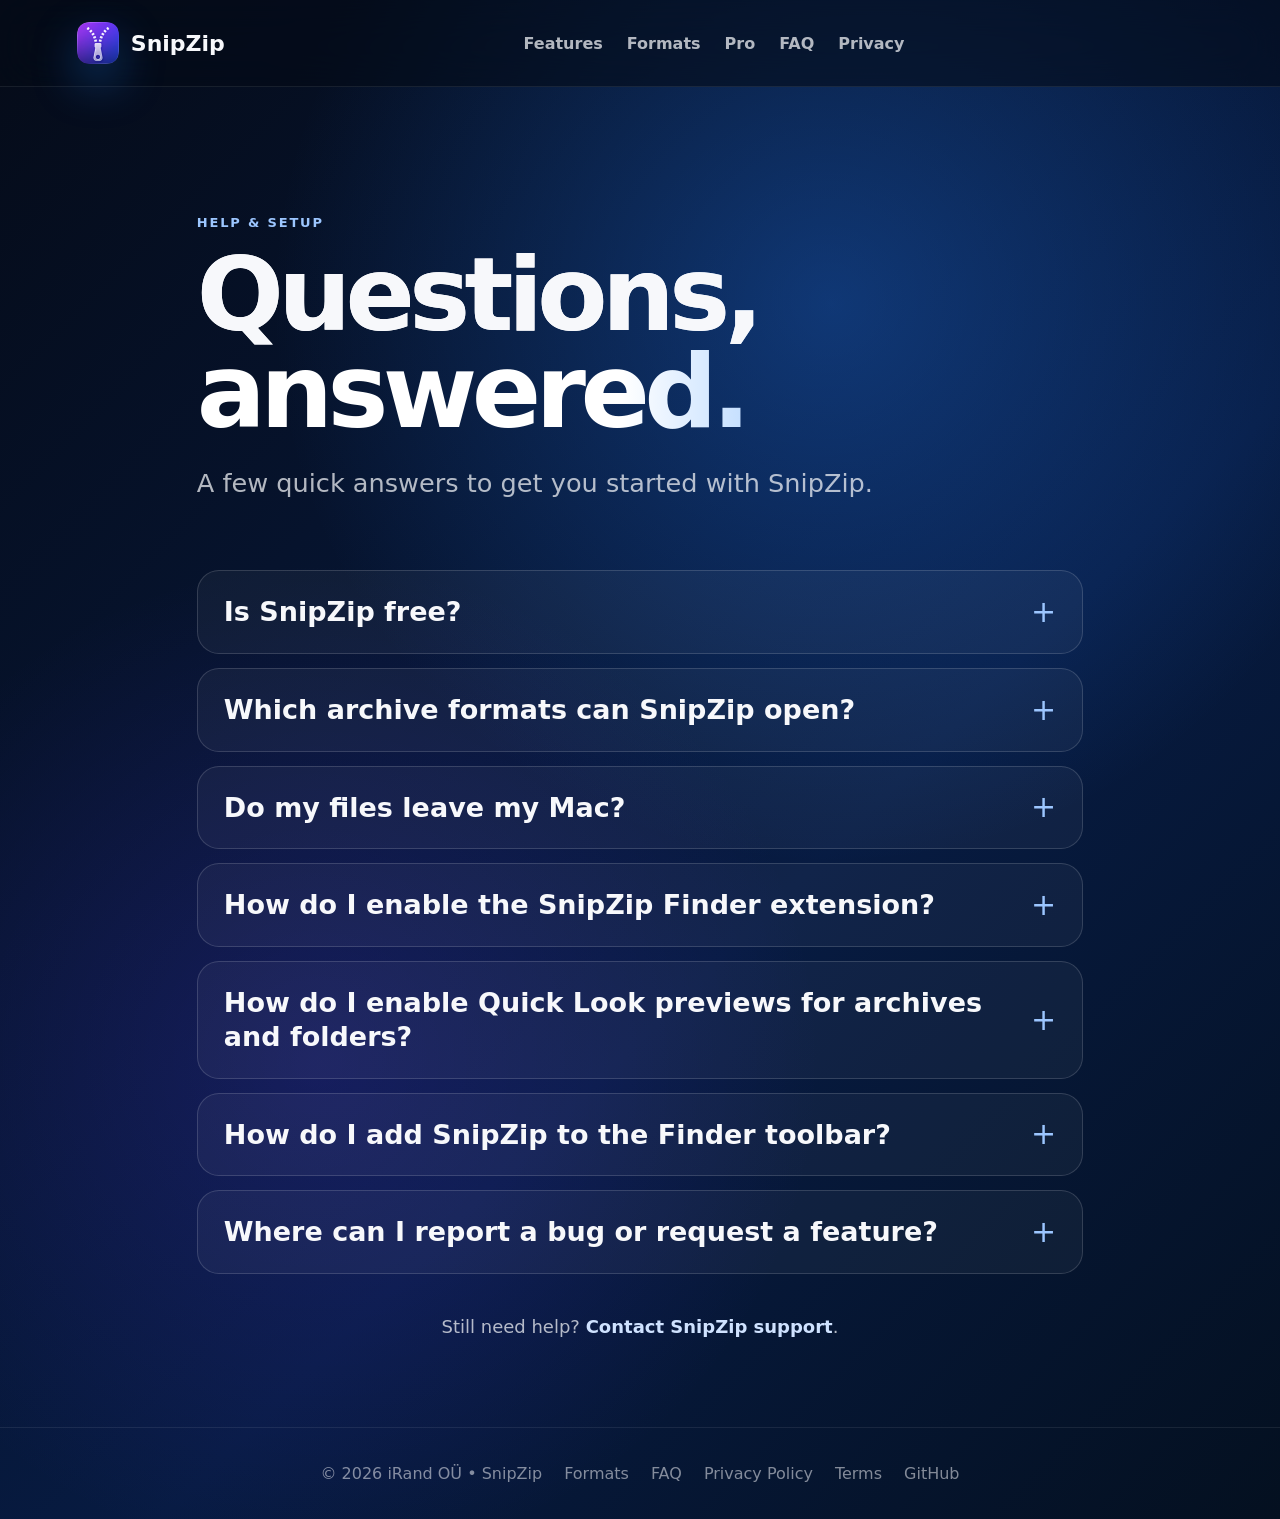
<file: docs/faq.html>
<!doctype html>
<html lang="en">
<head>
  <meta charset="utf-8" />
  <meta name="viewport" content="width=device-width, initial-scale=1" />
  <title>FAQ — SnipZip</title>
  <meta name="description" content="Answers to common questions about SnipZip, including Finder integration, supported archive formats, privacy, and SnipZip Pro." />
  <meta name="robots" content="index, follow" />
  <link rel="canonical" href="https://snipzip.app/faq.html" />
  <meta property="og:type" content="website" />
  <meta property="og:site_name" content="SnipZip" />
  <meta property="og:title" content="FAQ — SnipZip" />
  <meta property="og:description" content="Quick answers and Finder setup guides for SnipZip." />
  <meta property="og:url" content="https://snipzip.app/faq.html" />
  <meta property="og:image" content="https://snipzip.app/assets/icons/app-icon.png" />
  <meta name="twitter:card" content="summary" />
  <meta name="twitter:title" content="FAQ — SnipZip" />
  <meta name="twitter:description" content="Quick answers and Finder setup guides for SnipZip." />
  <meta name="twitter:image" content="https://snipzip.app/assets/icons/app-icon.png" />
  <link rel="shortcut icon" type="image/x-icon" href="./favicon.ico?v=4" />
  <link rel="icon" type="image/x-icon" href="./favicon.ico?v=4" />
  <link rel="icon" type="image/png" sizes="32x32" href="./favicon.png?v=4" />
  <link rel="apple-touch-icon" href="./assets/icons/apple-touch-icon.png?v=4" />
  <link rel="manifest" href="./site.webmanifest?v=4" />
  <link rel="stylesheet" href="styles.css?v=13" />
</head>
<body>
  <header class="site-header">
    <a class="brand" href="index.html#top" aria-label="SnipZip home">
      <span class="app-icon"><img src="assets/icons/app-icon-84.webp" width="84" height="84" alt="" /></span>
      <span>SnipZip</span>
    </a>
    <nav class="desktop-nav" aria-label="Primary navigation">
      <a href="index.html#features">Features</a>
      <a href="formats.html">Formats</a>
      <a href="index.html#pro">Pro</a>
      <a href="faq.html" aria-current="page">FAQ</a>
      <a href="index.html#privacy">Privacy</a>
    </nav>
    <div class="header-actions">
      <a class="header-cta" href="https://apps.apple.com/us/app/snipzip/id6782188699?mt=12">Download</a>
      <details class="mobile-menu">
        <summary>Menu</summary>
        <nav aria-label="Mobile navigation">
          <a href="index.html#features">Features</a>
          <a href="formats.html">Formats</a>
          <a href="index.html#pro">Pro</a>
          <a href="faq.html" aria-current="page">FAQ</a>
          <a href="index.html#privacy">Privacy</a>
        </nav>
      </details>
    </div>
  </header>

  <main class="faq-page">
    <section class="faq-hero">
      <p class="eyebrow">Help &amp; setup</p>
      <h1>Questions, answered.</h1>
      <p class="lede">A few quick answers to get you started with SnipZip.</p>
    </section>

    <section class="faq-list" aria-label="Frequently asked questions">
      <details class="faq-item">
        <summary>Is SnipZip free?</summary>
        <div class="faq-answer">
          <p>Yes. ZIP creation, archive browsing and extraction, password-protected archive browsing and extraction, and Finder integration are free.</p>
          <p>SnipZip Pro is an optional one-time purchase that adds advanced archive features. There is no subscription.</p>
        </div>
      </details>

      <details class="faq-item">
        <summary>Which archive formats can SnipZip open?</summary>
        <div class="faq-answer">
          <p>SnipZip can open, browse, and extract more than 35 archive and compression formats, including ZIP, 7Z, RAR, TAR, ISO, and CAB. ZIP creation is included for free, while SnipZip Pro adds more creation formats. See the <a href="formats.html">complete format list</a>.</p>
        </div>
      </details>

      <details class="faq-item">
        <summary>Do my files leave my Mac?</summary>
        <div class="faq-answer">
          <p>No. SnipZip processes your files locally inside the macOS sandbox. Your archives are not uploaded, and the app does not require an account or include in-app analytics.</p>
        </div>
      </details>

      <details class="faq-item faq-item-video">
        <summary>How do I enable the SnipZip Finder extension?</summary>
        <div class="faq-answer">
          <ol>
            <li>Open SnipZip and select the Settings button.</li>
            <li>Select <strong>Finder Integration</strong>.</li>
            <li>Select <strong>Open Extensions Settings</strong>.</li>
            <li>In System Settings, find SnipZip under <strong>General → Login Items &amp; Extensions</strong>.</li>
            <li>Open SnipZip’s extensions and turn the switch on.</li>
          </ol>
          <p class="faq-note">Depending on your macOS version, the extension may be shown with the component name “File Provider.”</p>
          <video class="faq-video" controls playsinline preload="none" width="1280" height="800" poster="assets/videos/finder-extension-poster.webp" aria-label="How to enable the SnipZip Finder extension">
            <source src="assets/videos/finder-extension.mp4" type="video/mp4" />
            <p>Your browser cannot play this video. <a href="assets/videos/finder-extension.mp4">Download the Finder extension guide</a>.</p>
          </video>
        </div>
      </details>

      <details class="faq-item faq-item-video">
        <summary>How do I enable Quick Look previews for archives and folders?</summary>
        <div class="faq-answer">
          <ol>
            <li>Open SnipZip and select the Settings button.</li>
            <li>Select <strong>Finder Integration</strong>.</li>
            <li>Select <strong>Open Extensions Settings</strong>.</li>
            <li>In System Settings, find SnipZip under <strong>General → Login Items &amp; Extensions</strong>.</li>
            <li>Enable <strong>SnipZip Archive Quick Look</strong> for archives, <strong>SnipZip Folder Quick Look</strong> for folders, or both.</li>
            <li>In Finder, select an archive or folder and press the Space bar to preview its contents.</li>
          </ol>
          <video class="faq-video" controls playsinline preload="none" width="1280" height="800" poster="assets/videos/quicklook-poster.webp" aria-label="How to enable Quick Look previews for archives">
            <source src="assets/videos/quicklook.mp4" type="video/mp4" />
            <p>Your browser cannot play this video. <a href="assets/videos/quicklook.mp4">Download the Quick Look extension guide</a>.</p>
          </video>
        </div>
      </details>

      <details class="faq-item faq-item-video">
        <summary>How do I add SnipZip to the Finder toolbar?</summary>
        <div class="faq-answer">
          <ol>
            <li>Open a Finder window.</li>
            <li>Control-click an empty area of the toolbar and select <strong>Customize Toolbar</strong>.</li>
            <li>Drag the SnipZip icon into the toolbar.</li>
            <li>Select <strong>Done</strong>.</li>
          </ol>
          <video class="faq-video" controls playsinline preload="none" width="1280" height="800" poster="assets/videos/finder-menu-poster.webp" aria-label="How to add SnipZip to the Finder toolbar">
            <source src="assets/videos/finder-menu.mp4" type="video/mp4" />
            <p>Your browser cannot play this video. <a href="assets/videos/finder-menu.mp4">Download the Finder toolbar guide</a>.</p>
          </video>
        </div>
      </details>

      <details class="faq-item">
        <summary>Where can I report a bug or request a feature?</summary>
        <div class="faq-answer">
          <p>You can report bugs and request features on <a href="https://github.com/snipzip/snipzip/issues">GitHub</a>, or email the details to <a href="mailto:support@snipzip.app">support@snipzip.app</a>.</p>
          <p>For bug reports, include the steps to reproduce the issue and your macOS and SnipZip versions when possible.</p>
        </div>
      </details>
    </section>

    <section class="faq-contact">
      <p>Still need help? <a href="mailto:support@snipzip.app">Contact SnipZip support</a>.</p>
    </section>
  </main>

  <footer>
    <span>© 2026 iRand OÜ • SnipZip</span>
    <a href="formats.html">Formats</a>
    <a href="faq.html" aria-current="page">FAQ</a>
    <a href="privacy.html">Privacy Policy</a>
    <a href="terms.html">Terms</a>
    <a href="https://github.com/snipzip/snipzip">GitHub</a>
  </footer>
</body>
</html>
</file>
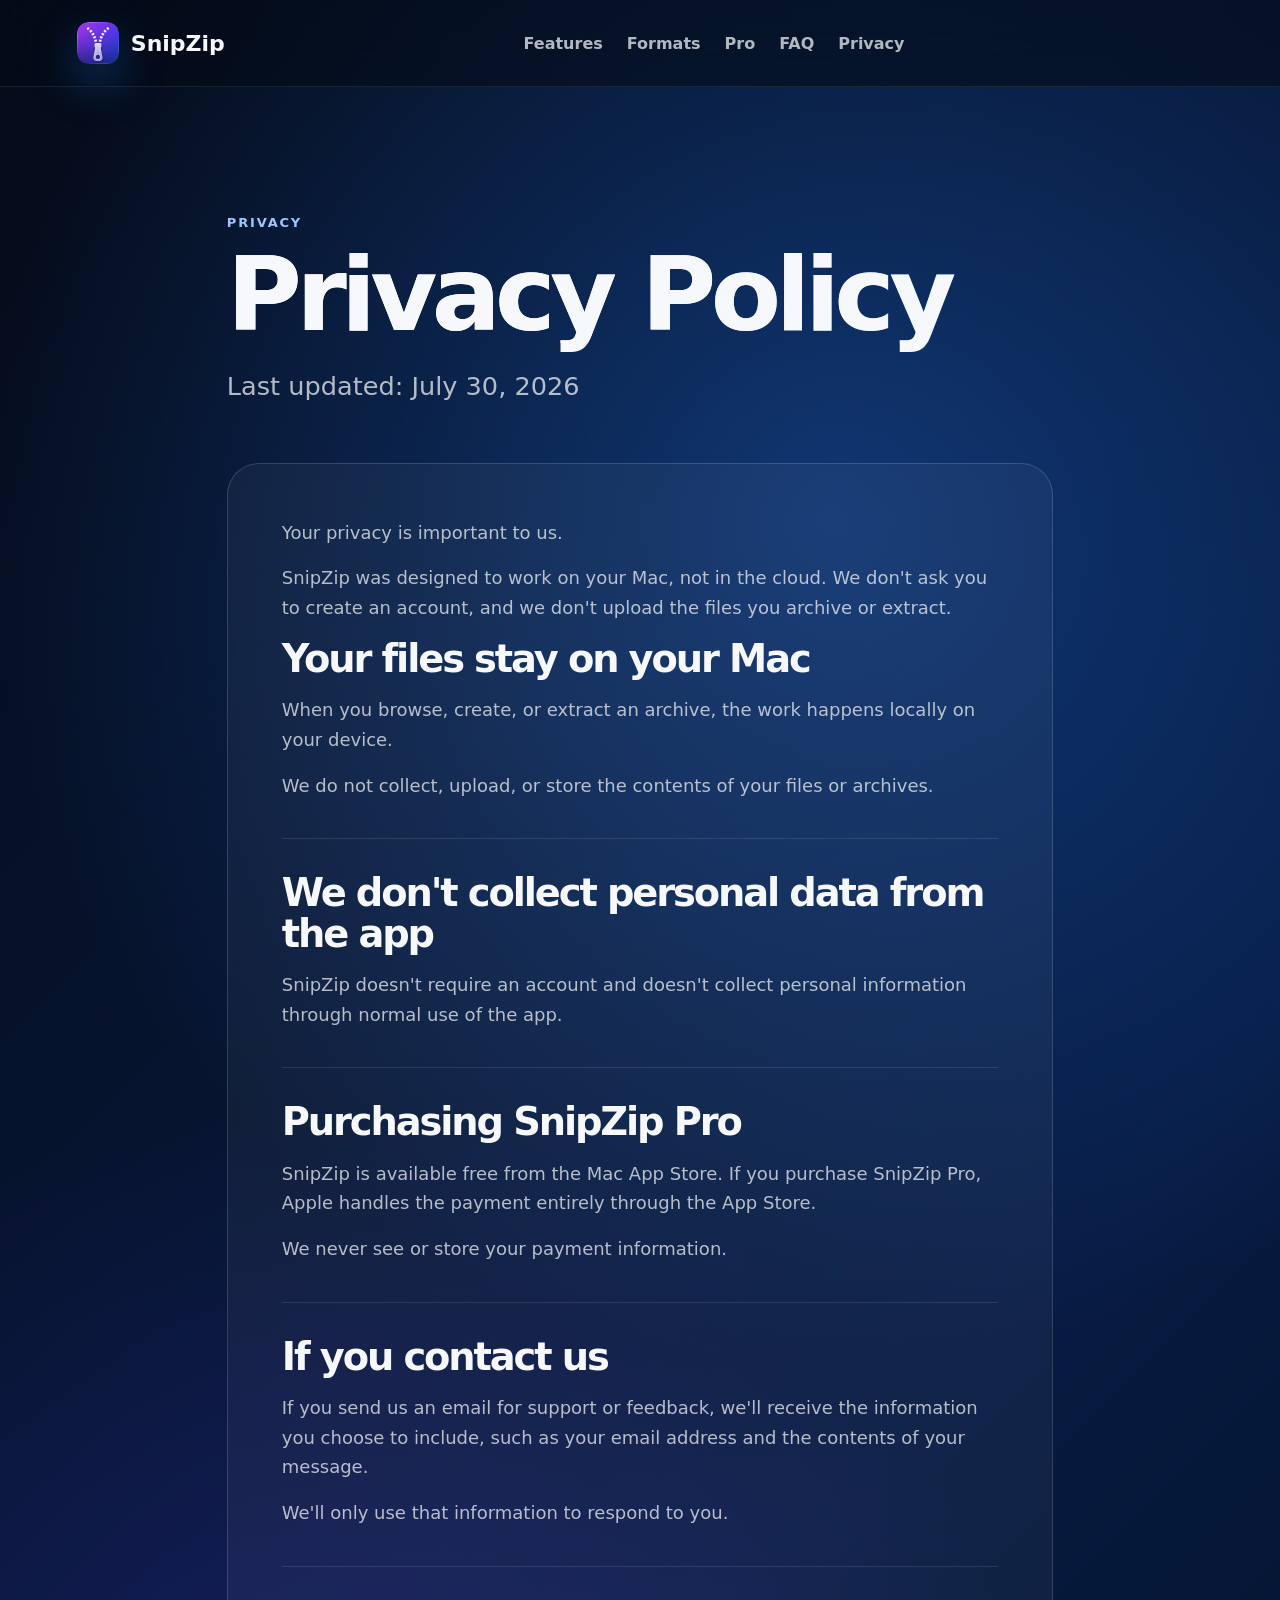
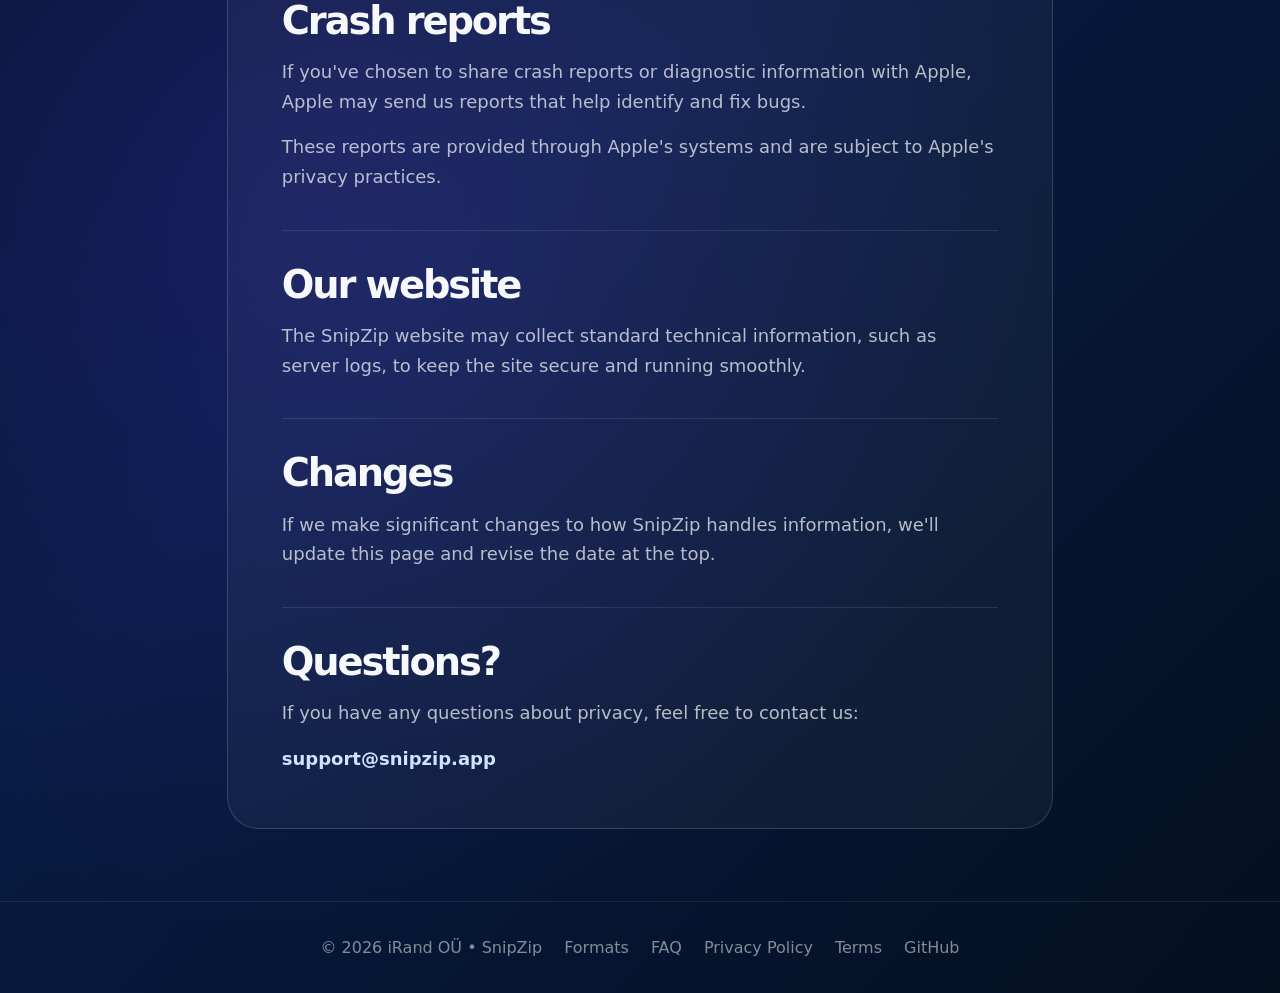
<file: docs/privacy.html>
<!doctype html>
<html lang="en">
<head>
  <meta charset="utf-8" />
  <meta name="viewport" content="width=device-width, initial-scale=1" />
  <title>Privacy Policy — SnipZip</title>
  <meta name="description" content="Privacy Policy for SnipZip." />
  <meta name="robots" content="index, follow" />
  <link rel="canonical" href="https://snipzip.app/privacy.html" />
  <meta property="og:type" content="website" />
  <meta property="og:site_name" content="SnipZip" />
  <meta property="og:title" content="Privacy Policy — SnipZip" />
  <meta property="og:description" content="SnipZip processes archives locally on your Mac and does not upload your files." />
  <meta property="og:url" content="https://snipzip.app/privacy.html" />
  <meta property="og:image" content="https://snipzip.app/assets/icons/app-icon.png" />
  <meta name="twitter:card" content="summary" />
  <meta name="twitter:title" content="Privacy Policy — SnipZip" />
  <meta name="twitter:description" content="SnipZip processes archives locally on your Mac and does not upload your files." />
  <meta name="twitter:image" content="https://snipzip.app/assets/icons/app-icon.png" />
  <link rel="shortcut icon" type="image/x-icon" href="./favicon.ico?v=4" />
  <link rel="icon" type="image/x-icon" href="./favicon.ico?v=4" />
  <link rel="icon" type="image/png" sizes="32x32" href="./favicon.png?v=4" />
  <link rel="apple-touch-icon" href="./assets/icons/apple-touch-icon.png?v=4" />
  <link rel="manifest" href="./site.webmanifest?v=4" />
  <link rel="stylesheet" href="styles.css?v=13" />
</head>
<body>
  <header class="site-header">
    <a class="brand" href="index.html#top" aria-label="SnipZip home">
      <span class="app-icon"><img src="assets/icons/app-icon-84.webp" width="84" height="84" alt="" /></span>
      <span>SnipZip</span>
    </a>
    <nav class="desktop-nav" aria-label="Primary navigation">
      <a href="index.html#features">Features</a>
      <a href="formats.html">Formats</a>
      <a href="index.html#pro">Pro</a>
      <a href="faq.html">FAQ</a>
      <a href="privacy.html" aria-current="page">Privacy</a>
    </nav>
    <div class="header-actions">
      <a class="header-cta" href="https://apps.apple.com/us/app/snipzip/id6782188699?mt=12">Download</a>
      <details class="mobile-menu">
        <summary>Menu</summary>
        <nav aria-label="Mobile navigation">
          <a href="index.html#features">Features</a>
          <a href="formats.html">Formats</a>
          <a href="index.html#pro">Pro</a>
          <a href="faq.html">FAQ</a>
          <a href="privacy.html" aria-current="page">Privacy</a>
        </nav>
      </details>
    </div>
  </header>

  <main class="legal-page">
    <section class="legal-hero">
      <p class="eyebrow">Privacy</p>
      <h1>Privacy Policy</h1>
      <p class="lede">Last updated: July 30, 2026</p>
    </section>

    <article class="legal-content">
      <p>Your privacy is important to us.</p>
      <p>SnipZip was designed to work on your Mac, not in the cloud. We don't ask you to create an account, and we don't upload the files you archive or extract.</p>

      <section>
        <h2>Your files stay on your Mac</h2>
        <p>When you browse, create, or extract an archive, the work happens locally on your device.</p>
        <p>We do not collect, upload, or store the contents of your files or archives.</p>
      </section>

      <section>
        <h2>We don't collect personal data from the app</h2>
        <p>SnipZip doesn't require an account and doesn't collect personal information through normal use of the app.</p>
      </section>

      <section>
        <h2>Purchasing SnipZip Pro</h2>
        <p>SnipZip is available free from the Mac App Store. If you purchase SnipZip Pro, Apple handles the payment entirely through the App Store.</p>
        <p>We never see or store your payment information.</p>
      </section>

      <section>
        <h2>If you contact us</h2>
        <p>If you send us an email for support or feedback, we'll receive the information you choose to include, such as your email address and the contents of your message.</p>
        <p>We'll only use that information to respond to you.</p>
      </section>

      <section>
        <h2>Crash reports</h2>
        <p>If you've chosen to share crash reports or diagnostic information with Apple, Apple may send us reports that help identify and fix bugs.</p>
        <p>These reports are provided through Apple's systems and are subject to Apple's privacy practices.</p>
      </section>

      <section>
        <h2>Our website</h2>
        <p>The SnipZip website may collect standard technical information, such as server logs, to keep the site secure and running smoothly.</p>
      </section>

      <section>
        <h2>Changes</h2>
        <p>If we make significant changes to how SnipZip handles information, we'll update this page and revise the date at the top.</p>
      </section>

      <section>
        <h2>Questions?</h2>
        <p>If you have any questions about privacy, feel free to contact us:</p>
        <p><a href="mailto:support@snipzip.app">support@snipzip.app</a></p>
      </section>
    </article>
  </main>

  <footer>
    <span>© 2026 iRand OÜ • SnipZip</span>
    <a href="formats.html">Formats</a>
    <a href="faq.html">FAQ</a>
    <a href="privacy.html">Privacy Policy</a>
    <a href="terms.html">Terms</a>
    <a href="https://github.com/snipzip/snipzip">GitHub</a>
  </footer>
</body>
</html>
</file>
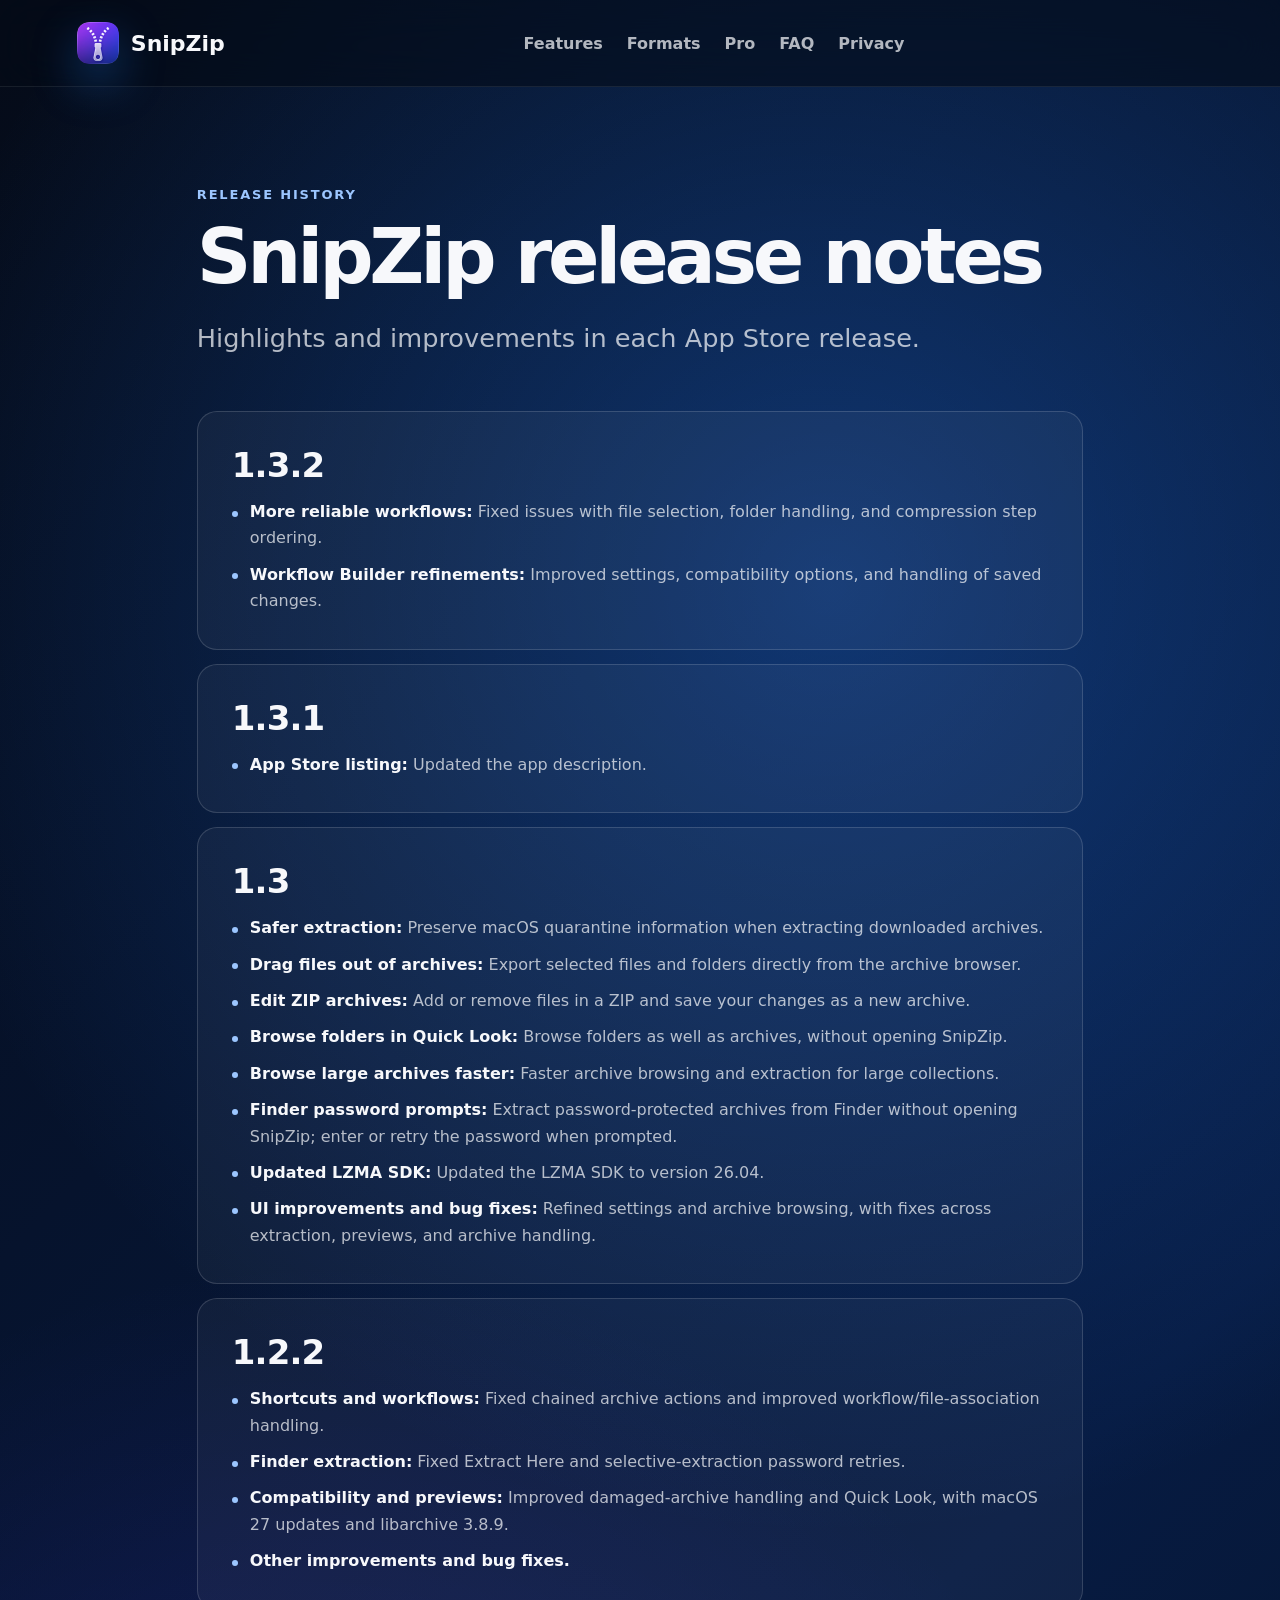
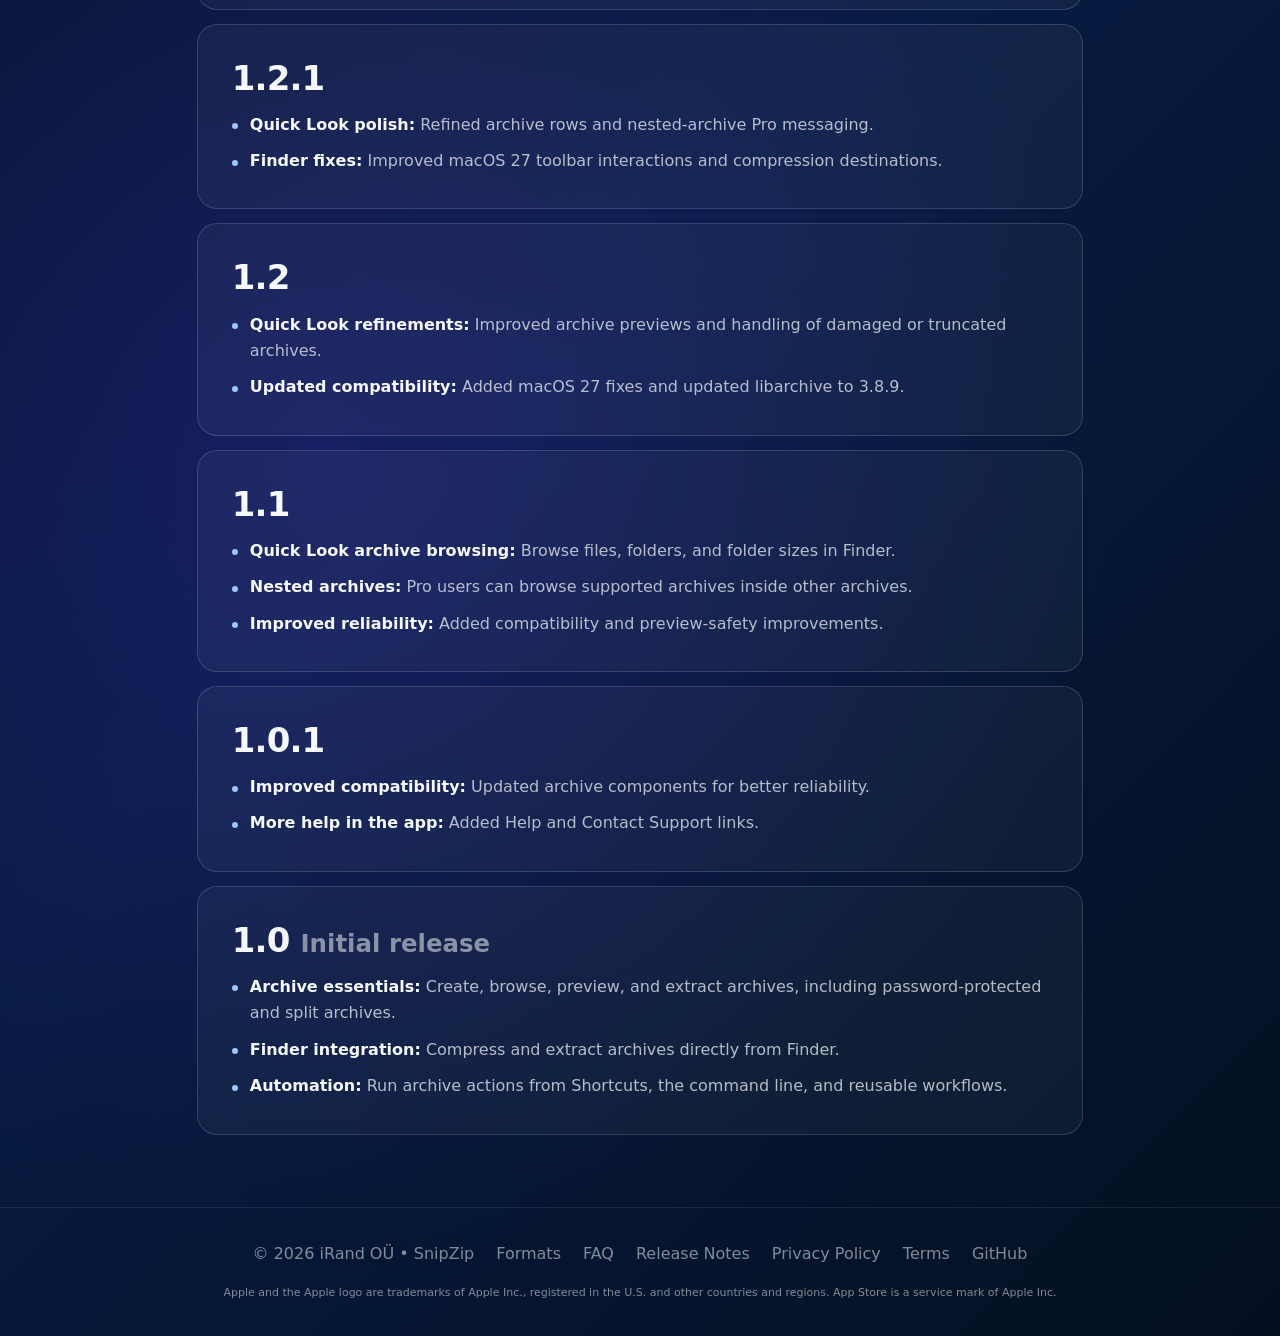
<file: docs/release-notes.html>
<!doctype html>
<html lang="en">
<head>
  <meta charset="utf-8" />
  <meta name="viewport" content="width=device-width, initial-scale=1" />
  <title>SnipZip Release Notes</title>
  <meta name="description" content="Release notes and product improvements for SnipZip for macOS." />
  <meta name="robots" content="index, follow" />
  <link rel="canonical" href="https://snipzip.app/release-notes.html" />
  <meta property="og:type" content="website" />
  <meta property="og:site_name" content="SnipZip" />
  <meta property="og:title" content="SnipZip Release Notes" />
  <meta property="og:description" content="Release notes and product improvements for SnipZip for macOS." />
  <meta property="og:url" content="https://snipzip.app/release-notes.html" />
  <meta property="og:image" content="https://snipzip.app/assets/icons/app-icon.png" />
  <link rel="shortcut icon" type="image/x-icon" href="./favicon.ico?v=4" />
  <link rel="icon" type="image/x-icon" href="./favicon.ico?v=4" />
  <link rel="icon" type="image/png" sizes="32x32" href="./favicon.png?v=4" />
  <link rel="apple-touch-icon" href="./assets/icons/apple-touch-icon.png?v=4" />
  <link rel="manifest" href="./site.webmanifest?v=4" />
  <link rel="stylesheet" href="styles.css?v=13" />
</head>
<body>
  <header class="site-header">
    <a class="brand" href="index.html#top" aria-label="SnipZip home">
      <span class="app-icon"><img src="assets/icons/app-icon-84.webp" width="84" height="84" alt="" /></span>
      <span>SnipZip</span>
    </a>
    <nav class="desktop-nav" aria-label="Primary navigation">
      <a href="index.html#features">Features</a>
      <a href="formats.html">Formats</a>
      <a href="index.html#pro">Pro</a>
      <a href="faq.html">FAQ</a>
      <a href="index.html#privacy">Privacy</a>
    </nav>
    <div class="header-actions">
      <a class="header-cta" href="https://apps.apple.com/us/app/snipzip/id6782188699?mt=12">Download</a>
      <details class="mobile-menu">
        <summary>Menu</summary>
        <nav aria-label="Mobile navigation">
          <a href="index.html#features">Features</a>
          <a href="formats.html">Formats</a>
          <a href="index.html#pro">Pro</a>
          <a href="faq.html">FAQ</a>
          <a href="index.html#privacy">Privacy</a>
        </nav>
      </details>
    </div>
  </header>

  <main class="release-notes-page">
    <section class="release-notes-hero">
      <p class="eyebrow">Release history</p>
      <h1>SnipZip release notes</h1>
      <p class="lede">Highlights and improvements in each App Store release.</p>
    </section>

    <section class="release-notes-list" aria-label="SnipZip releases">
      <article class="release-note" aria-labelledby="release-1-3-2">
        <h2 id="release-1-3-2">1.3.2</h2>
        <ul>
          <li><strong>More reliable workflows:</strong> Fixed issues with file selection, folder handling, and compression step ordering.</li>
          <li><strong>Workflow Builder refinements:</strong> Improved settings, compatibility options, and handling of saved changes.</li>
        </ul>
      </article>

      <article class="release-note" aria-labelledby="release-1-3-1">
        <h2 id="release-1-3-1">1.3.1</h2>
        <ul>
          <li><strong>App Store listing:</strong> Updated the app description.</li>
        </ul>
      </article>

      <article class="release-note" aria-labelledby="release-1-3">
        <h2 id="release-1-3">1.3</h2>
        <ul>
          <li><strong>Safer extraction:</strong> Preserve macOS quarantine information when extracting downloaded archives.</li>
          <li><strong>Drag files out of archives:</strong> Export selected files and folders directly from the archive browser.</li>
          <li><strong>Edit ZIP archives:</strong> Add or remove files in a ZIP and save your changes as a new archive.</li>
          <li><strong>Browse folders in Quick Look:</strong> Browse folders as well as archives, without opening SnipZip.</li>
          <li><strong>Browse large archives faster:</strong> Faster archive browsing and extraction for large collections.</li>
          <li><strong>Finder password prompts:</strong> Extract password-protected archives from Finder without opening SnipZip; enter or retry the password when prompted.</li>
          <li><strong>Updated LZMA SDK:</strong> Updated the LZMA SDK to version 26.04.</li>
          <li><strong>UI improvements and bug fixes:</strong> Refined settings and archive browsing, with fixes across extraction, previews, and archive handling.</li>
        </ul>
      </article>

      <article class="release-note" aria-labelledby="release-1-2-2">
        <h2 id="release-1-2-2">1.2.2</h2>
        <ul>
          <li><strong>Shortcuts and workflows:</strong> Fixed chained archive actions and improved workflow/file-association handling.</li>
          <li><strong>Finder extraction:</strong> Fixed Extract Here and selective-extraction password retries.</li>
          <li><strong>Compatibility and previews:</strong> Improved damaged-archive handling and Quick Look, with macOS 27 updates and libarchive 3.8.9.</li>
          <li><strong>Other improvements and bug fixes.</strong></li>
        </ul>
      </article>

      <article class="release-note" aria-labelledby="release-1-2-1">
        <h2 id="release-1-2-1">1.2.1</h2>
        <ul>
          <li><strong>Quick Look polish:</strong> Refined archive rows and nested-archive Pro messaging.</li>
          <li><strong>Finder fixes:</strong> Improved macOS 27 toolbar interactions and compression destinations.</li>
        </ul>
      </article>

      <article class="release-note" aria-labelledby="release-1-2">
        <h2 id="release-1-2">1.2</h2>
        <ul>
          <li><strong>Quick Look refinements:</strong> Improved archive previews and handling of damaged or truncated archives.</li>
          <li><strong>Updated compatibility:</strong> Added macOS 27 fixes and updated libarchive to 3.8.9.</li>
        </ul>
      </article>

      <article class="release-note" aria-labelledby="release-1-1">
        <h2 id="release-1-1">1.1</h2>
        <ul>
          <li><strong>Quick Look archive browsing:</strong> Browse files, folders, and folder sizes in Finder.</li>
          <li><strong>Nested archives:</strong> Pro users can browse supported archives inside other archives.</li>
          <li><strong>Improved reliability:</strong> Added compatibility and preview-safety improvements.</li>
        </ul>
      </article>

      <article class="release-note" aria-labelledby="release-1-0-1">
        <h2 id="release-1-0-1">1.0.1</h2>
        <ul>
          <li><strong>Improved compatibility:</strong> Updated archive components for better reliability.</li>
          <li><strong>More help in the app:</strong> Added Help and Contact Support links.</li>
        </ul>
      </article>

      <article class="release-note" aria-labelledby="release-1-0">
        <h2 id="release-1-0">1.0 <span class="release-subtitle">Initial release</span></h2>
        <ul>
          <li><strong>Archive essentials:</strong> Create, browse, preview, and extract archives, including password-protected and split archives.</li>
          <li><strong>Finder integration:</strong> Compress and extract archives directly from Finder.</li>
          <li><strong>Automation:</strong> Run archive actions from Shortcuts, the command line, and reusable workflows.</li>
        </ul>
      </article>
    </section>
  </main>

  <footer>
    <span>© 2026 iRand OÜ • SnipZip</span>
    <a href="formats.html">Formats</a>
    <a href="faq.html">FAQ</a>
    <a href="release-notes.html" aria-current="page">Release Notes</a>
    <a href="privacy.html">Privacy Policy</a>
    <a href="terms.html">Terms</a>
    <a href="https://github.com/snipzip/snipzip">GitHub</a>
    <span class="apple-trademark">Apple and the Apple logo are trademarks of Apple Inc., registered in the U.S. and other countries and regions. App Store is a service mark of Apple Inc.</span>
  </footer>
</body>
</html>
</file>
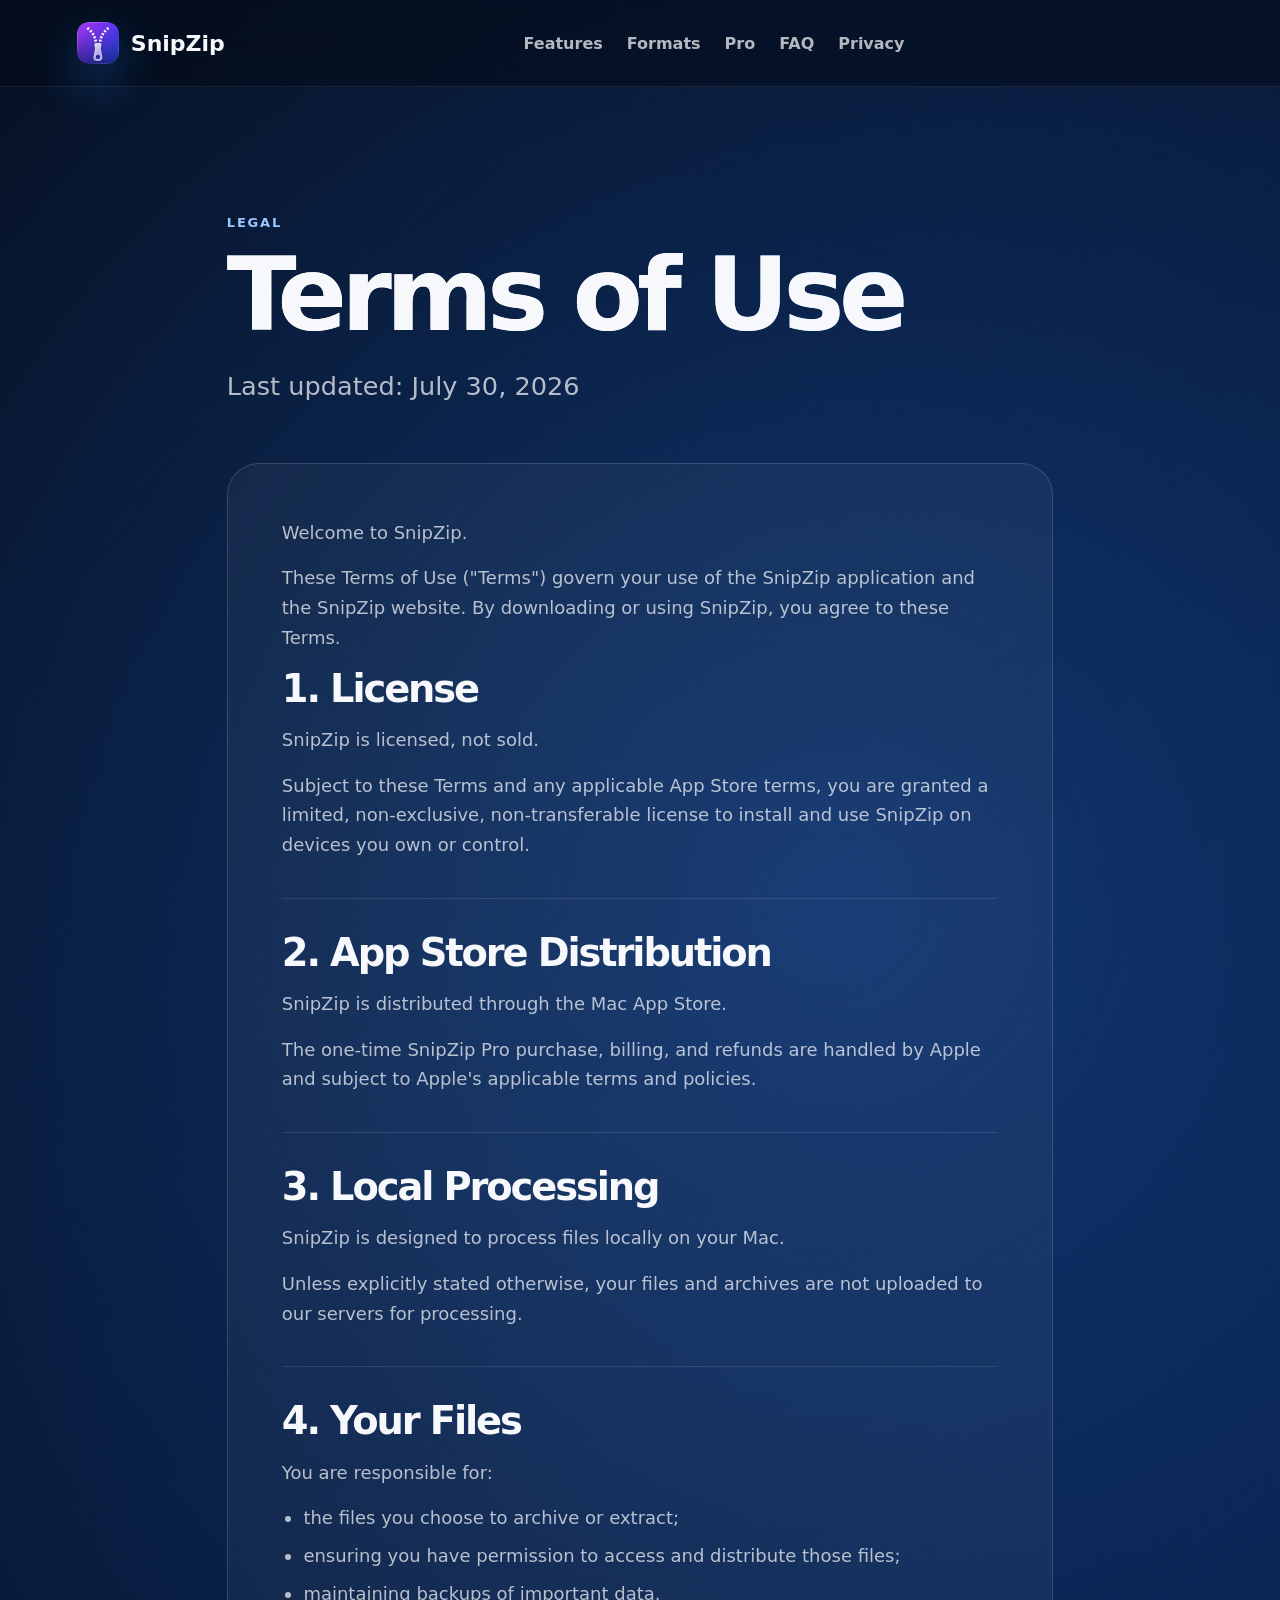
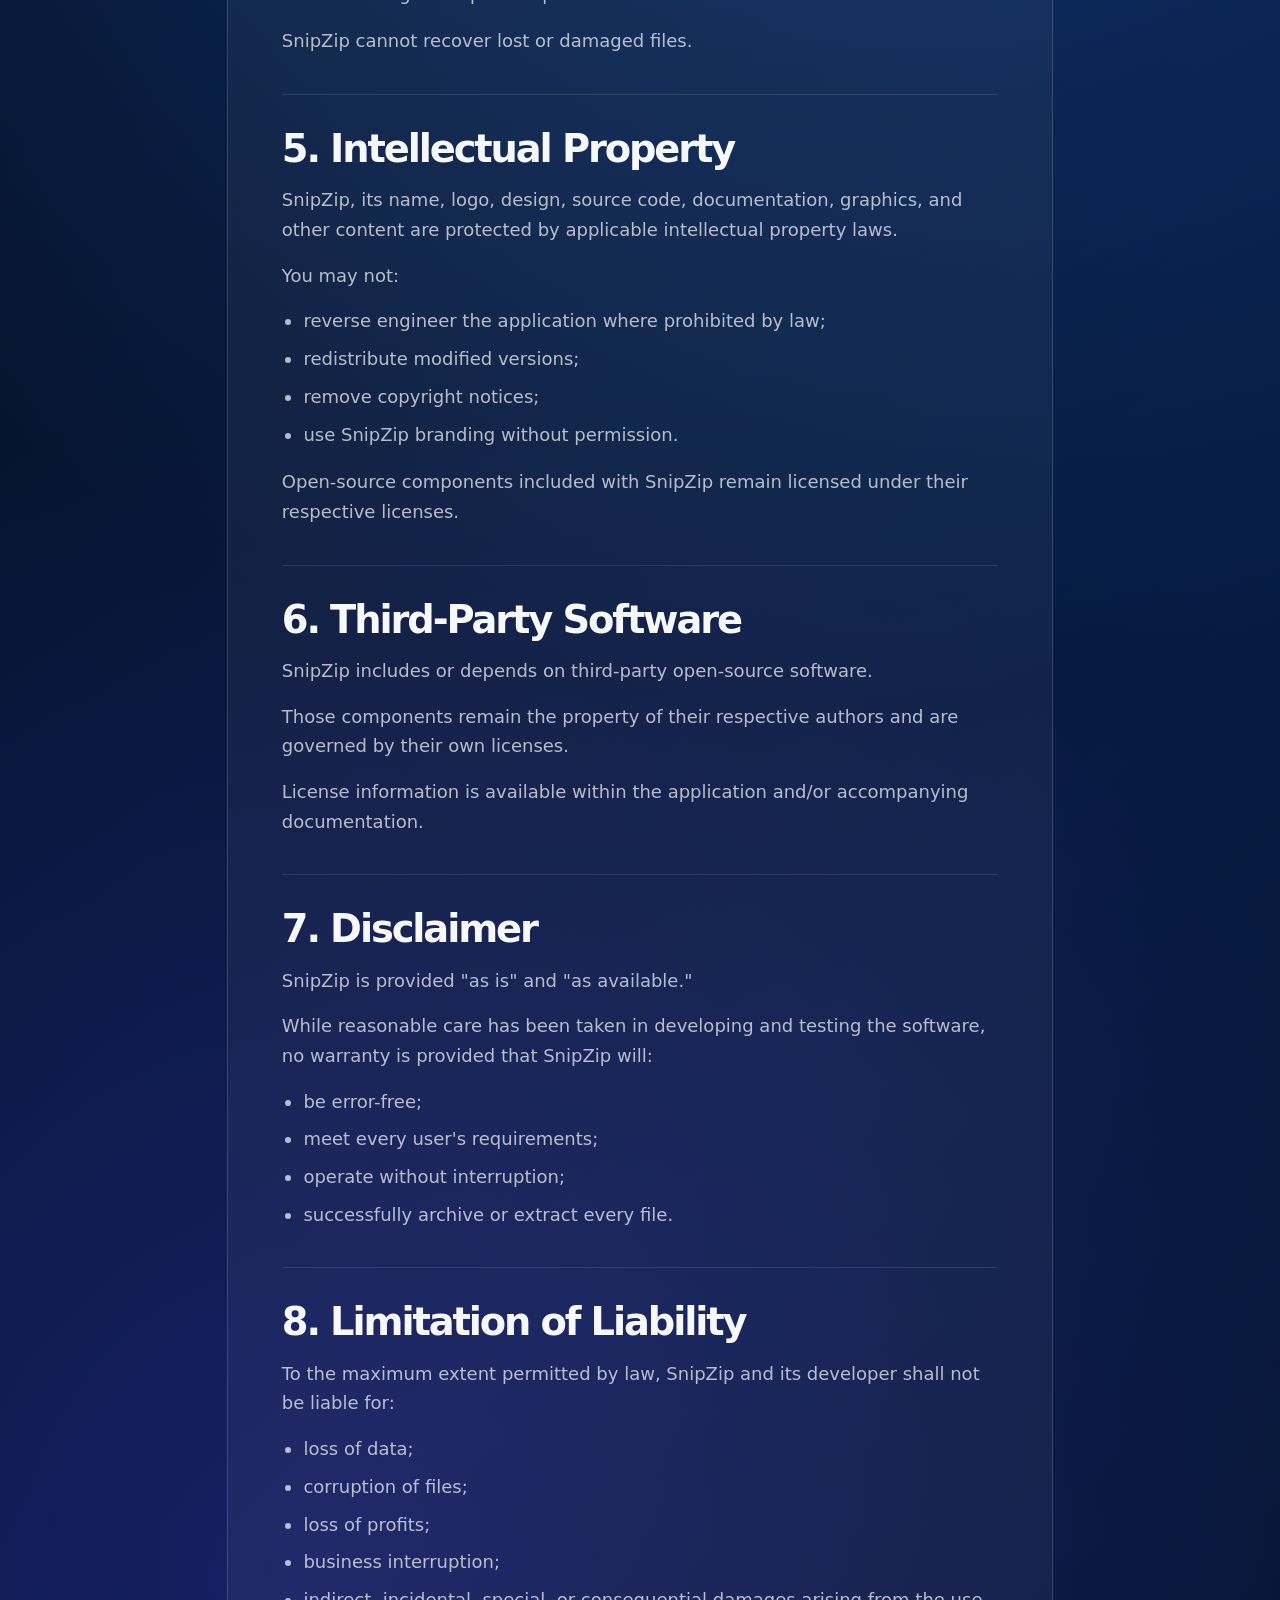
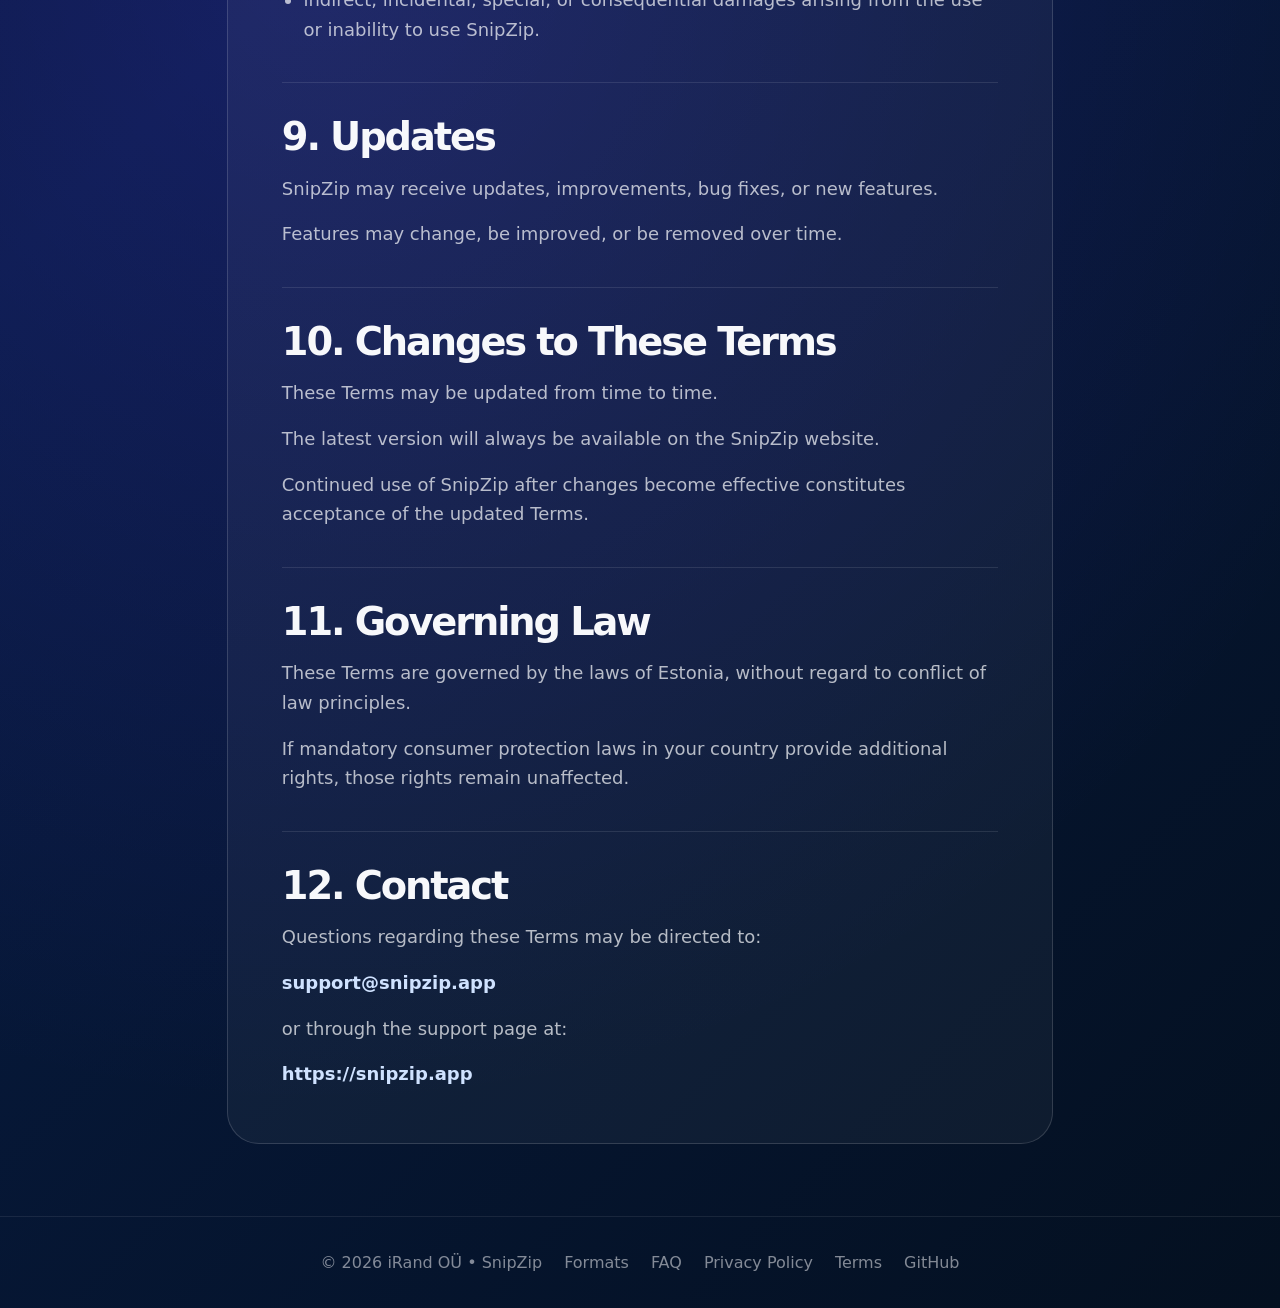
<file: docs/terms.html>
<!doctype html>
<html lang="en">
<head>
  <meta charset="utf-8" />
  <meta name="viewport" content="width=device-width, initial-scale=1" />
  <title>Terms of Use — SnipZip</title>
  <meta name="description" content="Terms of Use for SnipZip." />
  <meta name="robots" content="index, follow" />
  <link rel="canonical" href="https://snipzip.app/terms.html" />
  <meta property="og:type" content="website" />
  <meta property="og:site_name" content="SnipZip" />
  <meta property="og:title" content="Terms of Use — SnipZip" />
  <meta property="og:description" content="Terms of Use for the SnipZip macOS archive utility and website." />
  <meta property="og:url" content="https://snipzip.app/terms.html" />
  <meta property="og:image" content="https://snipzip.app/assets/icons/app-icon.png" />
  <meta name="twitter:card" content="summary" />
  <meta name="twitter:title" content="Terms of Use — SnipZip" />
  <meta name="twitter:description" content="Terms of Use for the SnipZip macOS archive utility and website." />
  <meta name="twitter:image" content="https://snipzip.app/assets/icons/app-icon.png" />
  <link rel="shortcut icon" type="image/x-icon" href="./favicon.ico?v=4" />
  <link rel="icon" type="image/x-icon" href="./favicon.ico?v=4" />
  <link rel="icon" type="image/png" sizes="32x32" href="./favicon.png?v=4" />
  <link rel="apple-touch-icon" href="./assets/icons/apple-touch-icon.png?v=4" />
  <link rel="manifest" href="./site.webmanifest?v=4" />
  <link rel="stylesheet" href="styles.css?v=13" />
</head>
<body>
  <header class="site-header">
    <a class="brand" href="index.html#top" aria-label="SnipZip home">
      <span class="app-icon"><img src="assets/icons/app-icon-84.webp" width="84" height="84" alt="" /></span>
      <span>SnipZip</span>
    </a>
    <nav class="desktop-nav" aria-label="Primary navigation">
      <a href="index.html#features">Features</a>
      <a href="formats.html">Formats</a>
      <a href="index.html#pro">Pro</a>
      <a href="faq.html">FAQ</a>
      <a href="privacy.html">Privacy</a>
    </nav>
    <div class="header-actions">
      <a class="header-cta" href="https://apps.apple.com/us/app/snipzip/id6782188699?mt=12">Download</a>
      <details class="mobile-menu">
        <summary>Menu</summary>
        <nav aria-label="Mobile navigation">
          <a href="index.html#features">Features</a>
          <a href="formats.html">Formats</a>
          <a href="index.html#pro">Pro</a>
          <a href="faq.html">FAQ</a>
          <a href="privacy.html">Privacy</a>
        </nav>
      </details>
    </div>
  </header>

  <main class="legal-page">
    <section class="legal-hero">
      <p class="eyebrow">Legal</p>
      <h1>Terms of Use</h1>
      <p class="lede">Last updated: July 30, 2026</p>
    </section>

    <article class="legal-content">
      <p>Welcome to SnipZip.</p>
      <p>These Terms of Use ("Terms") govern your use of the SnipZip application and the SnipZip website. By downloading or using SnipZip, you agree to these Terms.</p>

      <section>
        <h2>1. License</h2>
        <p>SnipZip is licensed, not sold.</p>
        <p>Subject to these Terms and any applicable App Store terms, you are granted a limited, non-exclusive, non-transferable license to install and use SnipZip on devices you own or control.</p>
      </section>

      <section>
        <h2>2. App Store Distribution</h2>
        <p>SnipZip is distributed through the Mac App Store.</p>
        <p>The one-time SnipZip Pro purchase, billing, and refunds are handled by Apple and subject to Apple's applicable terms and policies.</p>
      </section>

      <section>
        <h2>3. Local Processing</h2>
        <p>SnipZip is designed to process files locally on your Mac.</p>
        <p>Unless explicitly stated otherwise, your files and archives are not uploaded to our servers for processing.</p>
      </section>

      <section>
        <h2>4. Your Files</h2>
        <p>You are responsible for:</p>
        <ul>
          <li>the files you choose to archive or extract;</li>
          <li>ensuring you have permission to access and distribute those files;</li>
          <li>maintaining backups of important data.</li>
        </ul>
        <p>SnipZip cannot recover lost or damaged files.</p>
      </section>

      <section>
        <h2>5. Intellectual Property</h2>
        <p>SnipZip, its name, logo, design, source code, documentation, graphics, and other content are protected by applicable intellectual property laws.</p>
        <p>You may not:</p>
        <ul>
          <li>reverse engineer the application where prohibited by law;</li>
          <li>redistribute modified versions;</li>
          <li>remove copyright notices;</li>
          <li>use SnipZip branding without permission.</li>
        </ul>
        <p>Open-source components included with SnipZip remain licensed under their respective licenses.</p>
      </section>

      <section>
        <h2>6. Third-Party Software</h2>
        <p>SnipZip includes or depends on third-party open-source software.</p>
        <p>Those components remain the property of their respective authors and are governed by their own licenses.</p>
        <p>License information is available within the application and/or accompanying documentation.</p>
      </section>

      <section>
        <h2>7. Disclaimer</h2>
        <p>SnipZip is provided "as is" and "as available."</p>
        <p>While reasonable care has been taken in developing and testing the software, no warranty is provided that SnipZip will:</p>
        <ul>
          <li>be error-free;</li>
          <li>meet every user's requirements;</li>
          <li>operate without interruption;</li>
          <li>successfully archive or extract every file.</li>
        </ul>
      </section>

      <section>
        <h2>8. Limitation of Liability</h2>
        <p>To the maximum extent permitted by law, SnipZip and its developer shall not be liable for:</p>
        <ul>
          <li>loss of data;</li>
          <li>corruption of files;</li>
          <li>loss of profits;</li>
          <li>business interruption;</li>
          <li>indirect, incidental, special, or consequential damages arising from the use or inability to use SnipZip.</li>
        </ul>
      </section>

      <section>
        <h2>9. Updates</h2>
        <p>SnipZip may receive updates, improvements, bug fixes, or new features.</p>
        <p>Features may change, be improved, or be removed over time.</p>
      </section>

      <section>
        <h2>10. Changes to These Terms</h2>
        <p>These Terms may be updated from time to time.</p>
        <p>The latest version will always be available on the SnipZip website.</p>
        <p>Continued use of SnipZip after changes become effective constitutes acceptance of the updated Terms.</p>
      </section>

      <section>
        <h2>11. Governing Law</h2>
        <p>These Terms are governed by the laws of Estonia, without regard to conflict of law principles.</p>
        <p>If mandatory consumer protection laws in your country provide additional rights, those rights remain unaffected.</p>
      </section>

      <section>
        <h2>12. Contact</h2>
        <p>Questions regarding these Terms may be directed to:</p>
        <p><a href="mailto:support@snipzip.app">support@snipzip.app</a></p>
        <p>or through the support page at:</p>
        <p><a href="https://snipzip.app">https://snipzip.app</a></p>
      </section>
    </article>
  </main>

  <footer>
    <span>© 2026 iRand OÜ • SnipZip</span>
    <a href="formats.html">Formats</a>
    <a href="faq.html">FAQ</a>
    <a href="privacy.html">Privacy Policy</a>
    <a href="terms.html">Terms</a>
    <a href="https://github.com/snipzip/snipzip">GitHub</a>
  </footer>
</body>
</html>
</file>
<file: docs/styles.css>
:root {
  --bg: #050b18;
  --bg2: #071b42;
  --card: rgba(255,255,255,.075);
  --card2: rgba(255,255,255,.045);
  --stroke: rgba(255,255,255,.15);
  --text: #f7f8fb;
  --muted: rgba(247,248,251,.72);
  --dim: rgba(247,248,251,.52);
  --blue: #2588ff;
  --purple: #8a4cff;
  --green: #22c55e;
  font-family: Inter, ui-sans-serif, system-ui, -apple-system, BlinkMacSystemFont, "SF Pro Display", "Segoe UI", sans-serif;
}

* { box-sizing: border-box; }
html {
  scroll-behavior: smooth;
  scroll-padding-top: 92px;
}
body {
  margin: 0;
  color: var(--text);
  background:
    radial-gradient(circle at 65% 20%, rgba(36,127,255,.32), transparent 38%),
    radial-gradient(circle at 25% 70%, rgba(92,55,255,.18), transparent 35%),
    linear-gradient(135deg, var(--bg), var(--bg2) 60%, #041020);
  min-height: 100vh;
}

a { color: inherit; text-decoration: none; }
a:focus-visible, summary:focus-visible {
  outline: 3px solid #9cc6ff;
  outline-offset: 4px;
}
code { color: #dbeafe; background: rgba(255,255,255,.08); padding: .15em .35em; border-radius: .4em; }

.site-header {
  position: sticky;
  top: 0;
  z-index: 10;
  display: flex;
  align-items: center;
  justify-content: space-between;
  padding: 22px clamp(24px, 6vw, 88px);
  background: rgba(5,11,24,.58);
  backdrop-filter: blur(22px);
  border-bottom: 1px solid rgba(255,255,255,.08);
}
.brand { display: flex; gap: 12px; align-items: center; font-size: 22px; font-weight: 750; }
.app-icon {
  width: 42px; height: 42px; border-radius: 12px;
  display: grid; place-items: center;
  box-shadow: 0 18px 45px rgba(37,136,255,.35);
  overflow: hidden;
}
.app-icon img {
  display: block;
  width: 100%;
  height: 100%;
}
.desktop-nav { display: flex; gap: 24px; color: var(--muted); font-weight: 600; }
.desktop-nav a:hover { color: var(--text); }
.header-actions { display: flex; align-items: center; gap: 8px; }
.header-cta { display: none; }
.mobile-menu { display: none; position: relative; }
.mobile-menu summary {
  min-height: 38px;
  padding: 9px 12px;
  border: 1px solid var(--stroke);
  border-radius: 11px;
  background: rgba(255,255,255,.07);
  color: var(--text);
  font-size: 14px;
  font-weight: 750;
  cursor: pointer;
  list-style: none;
}
.mobile-menu summary::-webkit-details-marker { display: none; }
.mobile-menu summary::after { content: "▾"; margin-left: 7px; color: #9cc6ff; }
.mobile-menu[open] summary::after { content: "▴"; }
.mobile-menu nav {
  position: absolute;
  top: calc(100% + 10px);
  right: 0;
  width: min(260px, calc(100vw - 36px));
  display: grid;
  gap: 4px;
  padding: 10px;
  border: 1px solid var(--stroke);
  border-radius: 16px;
  background: #0a1730;
  box-shadow: 0 24px 70px rgba(0,0,0,.55);
  color: var(--muted);
}
.mobile-menu nav a {
  padding: 12px 14px;
  border-radius: 10px;
  font-weight: 700;
}
.mobile-menu nav a:hover {
  background: rgba(37,136,255,.16);
  color: var(--text);
}

main { padding: 0 clamp(24px, 6vw, 88px) 72px; }
.section-grid {
  min-height: 660px;
  display: grid;
  grid-template-columns: .86fr 1.14fr;
  gap: clamp(36px, 6vw, 90px);
  align-items: center;
  padding: 80px 0;
}
.section-grid > * { min-width: 0; }
.section-grid.reverse { grid-template-columns: 1.08fr .92fr; }
.copy { max-width: 620px; }
.eyebrow {
  color: #9cc6ff;
  text-transform: uppercase;
  letter-spacing: .14em;
  font-size: 13px;
  font-weight: 800;
  margin: 0 0 16px;
}
.feature-badge {
  display: inline-block;
  margin-left: 7px;
  padding: 3px 7px;
  border: 1px solid rgba(167,139,250,.55);
  border-radius: 999px;
  color: #d8c6ff;
  font-size: 10px;
  letter-spacing: .08em;
  vertical-align: middle;
}
h1, h2 { margin: 0; letter-spacing: -.055em; line-height: .95; }
h1 { font-size: clamp(58px, 8vw, 126px); }
h2 { font-size: clamp(44px, 5.5vw, 84px); }
h1::first-line, h2::first-line { color: var(--text); }
.lede, .copy p:not(.eyebrow), .download-section p, .formats-section p, .privacy-section p {
  font-size: clamp(20px, 2vw, 30px);
  line-height: 1.34;
  color: var(--muted);
}
.hero h1, .pro-section h2 { background: linear-gradient(90deg, #fff 10%, #fff 45%, var(--blue)); -webkit-background-clip: text; background-clip: text; color: transparent; }
.hero h1 { font-size: clamp(48px, 5vw, 78px); }

.cta-row { display: flex; gap: 14px; flex-wrap: wrap; margin-top: 34px; }
.copy p.store-note { margin: 16px 0 0; color: var(--dim); font-size: 15px; line-height: 1.45; }
.copy p.availability-note { margin: 20px 0 0; color: var(--dim); font-size: 16px; line-height: 1.45; }
.button {
  display: inline-flex; align-items: center; justify-content: center;
  min-height: 48px; padding: 0 20px; border-radius: 14px;
  font-weight: 750;
  border: 1px solid var(--stroke);
}
.primary { background: linear-gradient(135deg, var(--blue), #6d35ff); box-shadow: 0 18px 50px rgba(37,136,255,.35); }
.secondary { background: rgba(255,255,255,.08); color: var(--muted); }
.app-store-badge-link {
  display: inline-flex;
  align-items: center;
  justify-content: center;
}
.app-store-badge {
  display: block;
  width: auto;
  height: 48px;
}

.screenshot-card {
  min-width: 0;
  min-height: 440px;
  border: 1px solid var(--stroke);
  border-radius: 32px;
  background: linear-gradient(180deg, rgba(255,255,255,.11), rgba(255,255,255,.035));
  box-shadow: 0 32px 100px rgba(0,0,0,.35);
  padding: 18px;
  display: grid;
  place-items: center;
  overflow: hidden;
}
.screenshot-card.large { min-height: 530px; }
.screenshot-card picture {
  display: block;
  width: 100%;
  height: auto;
  min-width: 0;
}
.hero .screenshot-card img {
  transform: translateY(2%) scale(1.15);
}
.screenshot-card img {
  display: block;
  width: 100%;
  height: auto;
  min-width: 0;
  max-width: 100%;
  max-height: 100%;
  border-radius: 24px;
  object-fit: contain;
  transform: scale(1.12);
}
.screenshot-card img.preview-composition {
  transform: none;
}
.quick-look-window {
  width: 100%;
  aspect-ratio: 1660 / 1248;
  box-shadow: 0 22px 55px rgba(0,0,0,.38);
}
.quick-look-window picture { height: 100%; }
.screenshot-card .quick-look-window img.quick-look-screenshot {
  width: 100%;
  border-radius: 0;
  transform: none;
}
.screenshot-card img.workflow-screenshot {
  transform: translateY(2%) scale(1.12);
}
.placeholder {
  width: 100%; height: 100%; min-height: inherit;
  display: grid; place-items: center; text-align: center;
  border: 1px dashed rgba(255,255,255,.22);
  border-radius: 24px;
  color: var(--dim);
  font-size: 20px;
  background:
    linear-gradient(135deg, rgba(255,255,255,.05), rgba(255,255,255,.015)),
    repeating-linear-gradient(45deg, transparent, transparent 16px, rgba(255,255,255,.025) 16px, rgba(255,255,255,.025) 32px);
}
.placeholder strong { color: var(--text); font-size: 26px; }

.feature-strip {
  display: grid;
  grid-template-columns: repeat(5, 1fr);
  gap: 16px;
  margin: -24px 0 48px;
}
.feature-strip div, .mini-features div, .plan, .privacy-section, .download-section {
  border: 1px solid var(--stroke);
  border-radius: 24px;
  background: var(--card2);
}
.feature-strip div { padding: 22px; }
.feature-strip strong, .mini-features strong { display: block; font-size: 22px; margin-bottom: 8px; }
.feature-strip span, .mini-features span { color: var(--muted); line-height: 1.35; }

.check-list { list-style: none; padding: 0; margin: 28px 0 0; display: grid; gap: 14px; color: var(--muted); font-size: 20px; }
.check-list li::before { content: "✓"; color: var(--green); font-weight: 900; margin-right: 10px; }
.mini-features { display: grid; gap: 14px; margin-top: 28px; }
.mini-features div { padding: 18px 20px; }

.formats-section, .pro-section { padding: 90px 0; text-align: center; }
.formats-section h2, .pro-section h2 { margin-bottom: 18px; }
.format-hero-pills {
  max-width: 1060px;
  margin: 42px auto 26px;
  display: flex;
  flex-wrap: wrap;
  justify-content: center;
  gap: 12px;
}
.format-hero-pills span {
  min-width: 108px;
  padding: 18px 22px;
  border: 1px solid rgba(156,198,255,.38);
  border-radius: 20px;
  background:
    linear-gradient(180deg, rgba(255,255,255,.13), rgba(255,255,255,.05)),
    rgba(37,136,255,.08);
  box-shadow: 0 18px 55px rgba(0,0,0,.18);
  color: #f7fbff;
  font-size: 20px;
  font-weight: 900;
  letter-spacing: .02em;
}
.format-support-line {
  margin: 0 auto 14px;
  color: var(--text) !important;
  font-size: clamp(24px, 2.6vw, 38px) !important;
  font-weight: 850;
}
.format-footnote {
  max-width: 900px;
  margin: 0 auto;
  color: var(--dim) !important;
  font-size: 13px !important;
  line-height: 1.55 !important;
}
.format-details-link { margin-top: 24px; }
.centered { margin: 0 auto; text-align: center; }
.comparison {
  max-width: 980px;
  margin: 38px auto 0;
  display: grid;
  grid-template-columns: 1fr 1fr;
  gap: 18px;
  text-align: left;
}
.plan { padding: 30px; }
.plan.pro { background: linear-gradient(160deg, rgba(108,45,255,.26), rgba(255,255,255,.055)); }
.plan h3 { font-size: 34px; margin: 0 0 18px; }
.plan ul { margin: 0; padding: 0; list-style: none; display: grid; gap: 15px; color: var(--muted); font-size: 18px; }
.plan li::before { content: "✓"; color: var(--blue); font-weight: 900; margin-right: 10px; }
.plan.pro li::before { color: #a78bfa; }

.privacy-section, .download-section { padding: 46px; margin: 70px 0; }
.download-section {
  text-align: center;
  padding: clamp(42px, 6vw, 72px);
}
.download-section h2 {
  max-width: 880px;
  margin: 0 auto 26px;
  font-size: clamp(44px, 5vw, 78px);
}
.formats-page {
  max-width: 1180px;
  margin: 0 auto;
  padding-top: 80px;
}
.release-notes-page {
  max-width: 1040px;
  margin: 0 auto;
  padding-top: 64px;
}
.release-notes-hero {
  max-width: 900px;
  padding: 36px 0 30px;
}
.release-notes-hero h1 {
  margin-bottom: 20px;
  font-size: clamp(42px, 6vw, 76px);
  line-height: 1.02;
}
.release-notes-hero .lede { max-width: 780px; }
.release-history-note {
  margin: 0 0 22px;
  color: var(--dim);
  font-size: 14px;
  line-height: 1.5;
}
.release-notes-list { display: grid; gap: 14px; }
.release-note {
  padding: clamp(22px, 4vw, 34px);
  border: 1px solid var(--stroke);
  border-radius: 20px;
  background: var(--card2);
}
.release-note h2 {
  margin: 0 0 14px;
  font-size: clamp(25px, 3vw, 34px);
  line-height: 1.15;
  letter-spacing: -.025em;
}
.release-subtitle {
  color: var(--dim);
  font-size: .72em;
  font-weight: 600;
  letter-spacing: 0;
}
.release-note ul {
  display: grid;
  gap: 10px;
  margin: 0;
  padding: 0;
  list-style: none;
}
.release-note li {
  position: relative;
  padding-left: 18px;
  color: var(--muted);
  font-size: 16px;
  line-height: 1.65;
}
.release-note li::before {
  position: absolute;
  top: .72em;
  left: 0;
  width: 6px;
  height: 6px;
  border-radius: 50%;
  background: #9cc6ff;
  content: "";
}
.release-note li strong { color: var(--text); }
.formats-hero {
  max-width: 1000px;
  padding: 70px 0 54px;
}
.formats-hero h1 {
  max-width: 980px;
  background: linear-gradient(90deg, #fff 10%, #fff 48%, var(--blue));
  -webkit-background-clip: text;
  background-clip: text;
  color: transparent;
  font-size: clamp(52px, 7vw, 104px);
}
.formats-hero .lede { max-width: 920px; }
.format-summary {
  display: grid;
  grid-template-columns: repeat(3, 1fr);
  gap: 16px;
  margin-bottom: 90px;
}
.format-summary div {
  padding: 24px;
  border: 1px solid var(--stroke);
  border-radius: 22px;
  background: var(--card2);
}
.format-summary strong {
  display: block;
  margin-bottom: 8px;
  font-size: 24px;
}
.format-summary span { color: var(--muted); line-height: 1.45; }
.format-catalog {
  max-width: 960px;
  margin-inline: auto;
}
.format-catalog-heading { max-width: 760px; margin-bottom: 28px; }
.format-catalog-heading h2 {
  margin-bottom: 20px;
  font-size: clamp(42px, 4.2vw, 64px);
}
.format-catalog-heading > p:not(.eyebrow) {
  color: var(--muted);
  font-size: 18px;
  line-height: 1.6;
}
.format-caveat, .format-workflow-note {
  color: var(--muted);
  font-size: 15px;
  line-height: 1.55;
}
.format-table-wrap {
  overflow-x: auto;
  border: 1px solid var(--stroke);
  border-radius: 24px;
  background: var(--card2);
  box-shadow: 0 26px 80px rgba(0,0,0,.22);
}
.format-table {
  width: 100%;
  min-width: 680px;
  border-collapse: collapse;
  text-align: left;
}
.format-table th, .format-table td {
  padding: 14px 16px;
  border-bottom: 1px solid rgba(255,255,255,.09);
}
.format-table thead th {
  background: #0d1b35;
  color: #cfe2ff;
  font-size: 14px;
  letter-spacing: .04em;
  text-transform: uppercase;
}
.format-table tbody th { font-size: 16px; }
.format-table tbody td { color: var(--muted); }
.format-table tbody tr:last-child th, .format-table tbody tr:last-child td { border-bottom: 0; }
.format-table tbody tr:hover { background: rgba(255,255,255,.035); }
.support-badge {
  display: inline-flex;
  min-width: 52px;
  justify-content: center;
  padding: 5px 9px;
  border-radius: 999px;
  font-size: 13px;
  font-weight: 800;
}
.support-badge.free { background: rgba(34,197,94,.14); color: #86efac; }
.support-badge.pro { background: rgba(138,76,255,.2); color: #d8c6ff; }
.support-badge.unavailable { color: var(--dim); }
.creation-note {
  display: block;
  margin-top: 5px;
  color: var(--dim);
  font-size: 11px;
  line-height: 1;
}
.format-workflow-note {
  margin: 22px 0 0;
}
.format-workflow-note strong { color: var(--text); }
.format-caveat { margin: 12px 0 0; }
.formats-download { margin-top: 90px; }
.error-page {
  min-height: calc(100vh - 164px);
  display: grid;
  place-items: center;
  text-align: center;
}
.error-page section { max-width: 920px; padding: 80px 0; }
.error-code {
  margin: 0 0 12px;
  color: rgba(156,198,255,.2);
  font-size: clamp(90px, 18vw, 220px);
  font-weight: 900;
  letter-spacing: -.08em;
  line-height: .7;
}
.error-page h1 {
  background: linear-gradient(90deg, #fff 10%, #fff 48%, var(--blue));
  -webkit-background-clip: text;
  background-clip: text;
  color: transparent;
  font-size: clamp(48px, 7vw, 94px);
}
.error-page .lede { margin: 30px auto 0; max-width: 760px; }
.error-actions { display: flex; justify-content: center; flex-wrap: wrap; gap: 12px; margin-top: 34px; }
.legal-page {
  max-width: 980px;
  margin: 0 auto;
  padding-top: 80px;
}
.legal-hero {
  padding: 48px 0 34px;
}
.legal-hero h1 {
  background: linear-gradient(90deg, #fff 10%, #fff 48%, var(--blue));
  -webkit-background-clip: text;
  background-clip: text;
  color: transparent;
}
.legal-content {
  border: 1px solid var(--stroke);
  border-radius: 32px;
  background: var(--card2);
  padding: clamp(28px, 5vw, 54px);
  color: var(--muted);
  font-size: 18px;
  line-height: 1.65;
}
.legal-content section + section {
  margin-top: 38px;
  padding-top: 34px;
  border-top: 1px solid rgba(255,255,255,.1);
}
.legal-content h2 {
  margin-bottom: 16px;
  color: var(--text);
  font-size: clamp(28px, 3vw, 42px);
  line-height: 1.05;
}
.legal-content p {
  margin: 0 0 16px;
}
.legal-content p:last-child {
  margin-bottom: 0;
}
.legal-content ul {
  margin: 0 0 18px;
  padding-left: 1.2em;
}
.legal-content li {
  margin: 8px 0;
}
.legal-content a {
  color: #cfe2ff;
  font-weight: 750;
}
.faq-page {
  max-width: 1040px;
  margin: 0 auto;
  padding-top: 80px;
}
.faq-hero {
  padding: 48px 0 44px;
}
.faq-hero h1 {
  max-width: 900px;
  background: linear-gradient(90deg, #fff 10%, #fff 48%, var(--blue));
  -webkit-background-clip: text;
  background-clip: text;
  color: transparent;
}
.faq-hero .lede {
  max-width: 720px;
}
.faq-list {
  display: grid;
  gap: 14px;
}
.faq-item {
  border: 1px solid var(--stroke);
  border-radius: 22px;
  background: var(--card2);
  overflow: hidden;
}
.faq-item[open] {
  border-color: rgba(74, 151, 255, .55);
  background: rgba(255,255,255,.06);
}
.faq-item summary {
  position: relative;
  padding: 24px 64px 24px 26px;
  color: var(--text);
  font-size: clamp(20px, 2.2vw, 27px);
  font-weight: 750;
  line-height: 1.25;
  cursor: pointer;
  list-style: none;
}
.faq-item summary::-webkit-details-marker {
  display: none;
}
.faq-item summary::after {
  content: "+";
  position: absolute;
  top: 50%;
  right: 26px;
  color: #9cc6ff;
  font-size: 30px;
  font-weight: 400;
  transform: translateY(-50%);
}
.faq-item[open] summary::after {
  content: "−";
}
.faq-answer {
  padding: 24px 26px 28px;
  border-top: 1px solid rgba(255,255,255,.1);
  color: var(--muted);
  font-size: 18px;
  line-height: 1.65;
}
.faq-answer p {
  margin: 0 0 14px;
}
.faq-answer p:last-child {
  margin-bottom: 0;
}
.faq-answer ol {
  margin: 0 0 20px;
  padding-left: 1.3em;
}
.faq-answer li {
  margin: 8px 0;
  padding-left: .25em;
}
.faq-note {
  color: var(--dim);
  font-size: 15px;
}
.faq-video {
  display: block;
  width: 100%;
  height: auto;
  margin-top: 24px;
  border: 1px solid rgba(255,255,255,.14);
  border-radius: 18px;
  background: #02050a;
}
.faq-contact {
  margin: 42px 0 10px;
  text-align: center;
  color: var(--muted);
  font-size: 18px;
}
.faq-contact a,
.faq-answer a {
  color: #cfe2ff;
  font-weight: 750;
}
footer {
  display: flex; gap: 22px; align-items: center; justify-content: center; flex-wrap: wrap;
  color: var(--dim); padding: 36px 24px; border-top: 1px solid rgba(255,255,255,.08);
}
.apple-trademark {
  flex-basis: 100%;
  text-align: center;
  font-size: 11px;
  line-height: 1.45;
}

@media (max-width: 980px) {
  .desktop-nav { display: none; }
  .mobile-menu { display: block; }
  .header-cta {
    display: inline-flex;
    align-items: center;
    justify-content: center;
    min-height: 38px;
    padding: 0 13px;
    border: 1px solid var(--stroke);
    border-radius: 11px;
    background: rgba(37,136,255,.18);
    color: var(--text);
    font-size: 14px;
    font-weight: 750;
  }
  .section-grid, .section-grid.reverse, .comparison { grid-template-columns: 1fr; }
  .feature-strip { grid-template-columns: 1fr 1fr; }
  .feature-strip > div:last-child {
    grid-column: 1 / -1;
    width: calc(50% - 8px);
    justify-self: center;
  }
  .format-summary { grid-template-columns: 1fr; margin-bottom: 70px; }
}
@media (max-width: 560px) {
  main { padding-inline: 18px; }
  .site-header { padding: 14px 12px; }
  .brand { gap: 9px; font-size: 20px; }
  .app-icon { width: 36px; height: 36px; border-radius: 10px; }
  .header-cta { padding-inline: 11px; }
  .feature-strip { grid-template-columns: 1fr; }
  .feature-strip > div:last-child { grid-column: auto; width: auto; }
  .format-hero-pills span { flex: 1 1 calc(50% - 12px); min-width: 0; }
  .faq-page { padding-top: 44px; }
  .faq-hero { padding-top: 34px; }
  .faq-item summary { padding: 20px 54px 20px 20px; }
  .faq-item summary::after { right: 20px; }
  .faq-answer { padding: 20px; }
  .formats-page { padding-top: 34px; }
  .release-notes-page { padding-top: 34px; }
  .formats-hero { padding-top: 46px; }
  .format-table-wrap { margin-inline: -2px; }
  .error-page section { padding: 64px 0; }
  footer { flex-wrap: wrap; }
}
</file>
